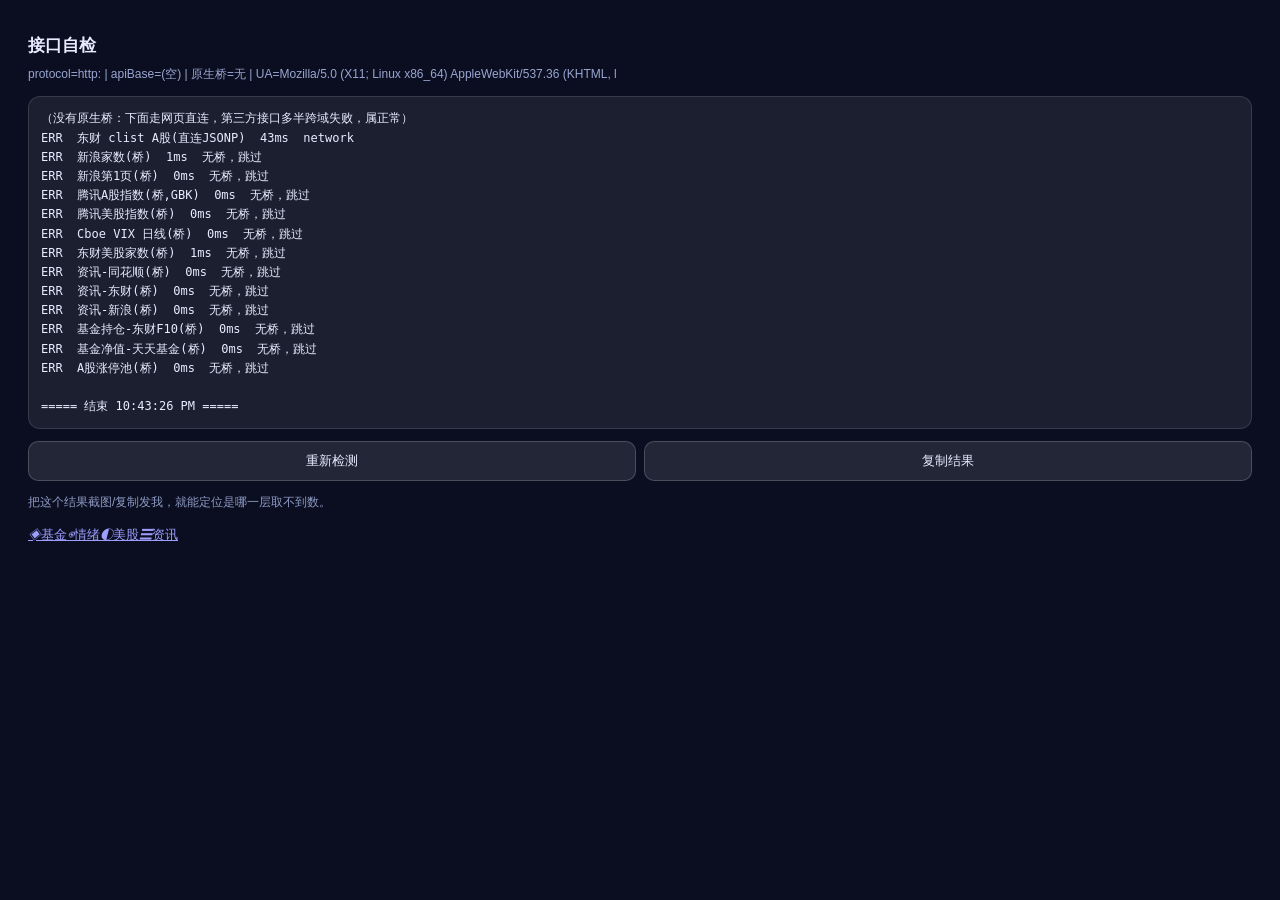
<file: web/diag.html>
<!DOCTYPE html>
<html lang="zh-CN">
<head>
<meta charset="utf-8">
<meta name="viewport" content="width=device-width, initial-scale=1, viewport-fit=cover">
<meta name="theme-color" content="#0a0e20">
<title>接口自检</title>
<style>
:root{color-scheme:dark}
html,body{margin:0;background:#0a0e20;color:#e9ecff;
  font:13px/1.6 -apple-system,BlinkMacSystemFont,"PingFang SC",sans-serif;
  padding:calc(16px + env(safe-area-inset-top)) 14px calc(28px + env(safe-area-inset-bottom))}
h1{font-size:17px;margin:0 0 6px}
.env{color:#9aa6d0;font-size:12px;margin:0 0 12px;word-break:break-all}
pre{white-space:pre-wrap;word-break:break-all;background:rgb(255 255 255 / 7%);
  border:1px solid rgb(255 255 255 / 12%);border-radius:12px;padding:12px;margin:0;font-size:12px}
.bar{display:flex;gap:8px;margin:12px 0}
button{flex:1;padding:10px;border-radius:10px;border:1px solid rgb(255 255 255 / 18%);
  background:rgb(255 255 255 / 10%);color:#e9ecff;font-size:13px}
.tip{color:#8f9bc4;font-size:12px;margin-top:10px}
</style>
</head>
<body>
<h1>接口自检</h1>
<p class="env" id="env">准备中…</p>
<pre id="out">开始…</pre>
<div class="bar">
  <button id="again">重新检测</button>
  <button id="copy">复制结果</button>
</div>
<p class="tip">把这个结果截图/复制发我，就能定位是哪一层取不到数。</p>
<script src="diag.js"></script>
<script src="tabbar.js"></script>
</body>
</html>
</file>
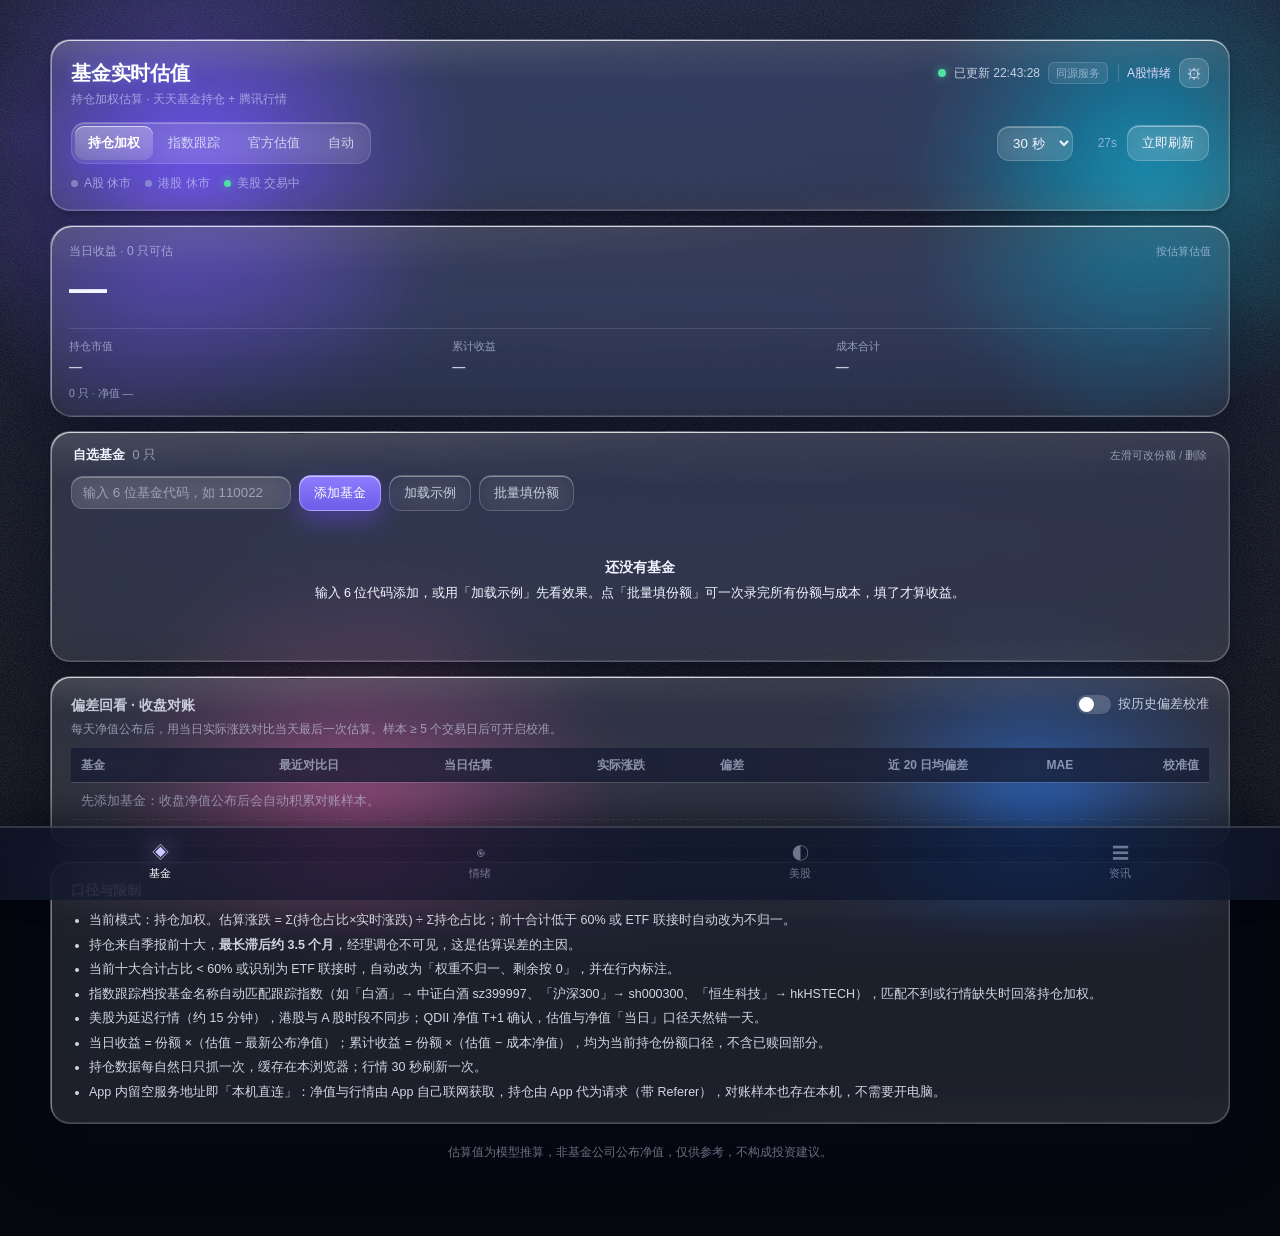
<file: web/fund.html>
<!DOCTYPE html>
<html lang="zh-CN">
<head>
<meta charset="utf-8">
<meta name="viewport" content="width=device-width, initial-scale=1, viewport-fit=cover">
<title>基金实时估值 · 盈亏看板</title>
<meta name="theme-color" content="#0a0e20">
<meta name="apple-mobile-web-app-capable" content="yes">
<meta name="apple-mobile-web-app-status-bar-style" content="black-translucent">
<meta name="apple-mobile-web-app-title" content="基金估值">
<link rel="manifest" href="manifest.fund.webmanifest">
<link rel="apple-touch-icon" href="icon-180.png">
<link rel="icon" href="icon-192.png">
<link rel="stylesheet" href="fund.css">
<link rel="stylesheet" href="tabbar.css">
</head>
<body>

<!-- 液态玻璃底层：深色流体背景 + 缓慢漂移的色团，玻璃卡片在后面做 backdrop-filter -->
<div class="lg-stage" aria-hidden="true">
  <div class="lg-blob lg-b1"></div>
  <div class="lg-blob lg-b2"></div>
  <div class="lg-blob lg-b3"></div>
  <div class="lg-blob lg-b4"></div>
  <div class="lg-grain"></div>
</div>

<!-- 折射滤镜：feTurbulence 生成噪声，feDisplacementMap 按噪声位移，形成液体的光学扭曲 -->
<svg class="lg-defs" width="0" height="0" aria-hidden="true" focusable="false">
  <filter id="lg-refract" x="-25%" y="-25%" width="150%" height="150%" color-interpolation-filters="sRGB">
    <feTurbulence type="fractalNoise" baseFrequency="0.006 0.010" numOctaves="2" seed="9" result="noise"/>
    <feDisplacementMap in="SourceGraphic" in2="noise" scale="16" xChannelSelector="R" yChannelSelector="G"/>
  </filter>
  <filter id="lg-refract-soft" x="-25%" y="-25%" width="150%" height="150%" color-interpolation-filters="sRGB">
    <feTurbulence type="fractalNoise" baseFrequency="0.010 0.014" numOctaves="2" seed="3" result="noise"/>
    <feDisplacementMap in="SourceGraphic" in2="noise" scale="9" xChannelSelector="R" yChannelSelector="G"/>
  </filter>
  <filter id="lg-wobble" x="-20%" y="-20%" width="140%" height="140%" color-interpolation-filters="sRGB">
    <feTurbulence type="fractalNoise" baseFrequency="0.004 0.007" numOctaves="3" seed="4" result="n"/>
    <feDisplacementMap in="SourceGraphic" in2="n" scale="60" xChannelSelector="R" yChannelSelector="B"/>
  </filter>
</svg>

<div class="wrap">

  <div class="banner" id="fileBanner" hidden>
    打开方式不对：网页版请用电脑上的服务地址访问；离线 App 请用安装好的「基金估值」App 打开。
  </div>

  <header class="card head">
    <div class="head-top">
      <div>
        <h1>基金实时估值</h1>
        <p class="sub">持仓加权估算 · 天天基金持仓 + 腾讯行情</p>
      </div>
      <div class="status">
        <span class="dot" id="statusDot"></span>
        <span id="statusText">连接中…</span>
        <span class="api-tag" id="apiTag"></span>
        <a class="link" href="#" id="toSenti">A股情绪</a>
        <button class="iconbtn" id="svcBtn" type="button" aria-label="数据服务地址">⚙</button>
      </div>
    </div>

    <div class="bar">
      <div class="seg" id="modeSeg" role="tablist">
        <button data-mode="weighted" class="on">持仓加权</button>
        <button data-mode="index">指数跟踪</button>
        <button data-mode="official">官方估值</button>
        <button data-mode="auto">自动</button>
      </div>
      <span class="spacer"></span>
      <select id="intervalSel" aria-label="刷新间隔">
        <option value="15">15 秒</option>
        <option value="30" selected>30 秒</option>
        <option value="60">60 秒</option>
      </select>
      <span class="countdown" id="countdown">30s</span>
      <button class="btn" id="refreshBtn">立即刷新</button>
    </div>
    <div class="mkt" id="mktRow"></div>
  </header>

  <div class="summary" id="summary"></div>
  <div class="groups" id="groupBar" hidden></div>

  <section class="card table-card">
    <div class="listbar">
      <span class="lb-title">自选基金 <span id="fundCount" class="dim"></span></span>
      <span class="lb-hint">左滑可改份额 / 删除</span>
    </div>

    <div class="addbar">
      <input id="addInput" type="text" inputmode="numeric" maxlength="6"
             placeholder="输入 6 位基金代码，如 110022" spellcheck="false">
      <button class="btn primary" id="addBtn">添加基金</button>
      <button class="btn ghost" id="demoBtn">加载示例</button>
      <button class="btn ghost" id="bulkBtn">批量填份额</button>
      <span class="hint" id="addHint"></span>
    </div>

    <div class="fundList" id="fundBody"></div>
    <div class="empty" id="emptyState">
      <p><strong>还没有基金</strong></p>
      <p class="dim">输入 6 位代码添加，或用「加载示例」先看效果。点「批量填份额」可一次录完所有份额与成本，填了才算收益。</p>
    </div>
  </section>

  <section class="card dev" id="devCard">
    <div class="dev-head">
      <div>
        <h2>偏差回看 · 收盘对账</h2>
        <p class="hint">每天净值公布后，用当日实际涨跌对比当天最后一次估算。样本 ≥ 5 个交易日后可开启校准。</p>
      </div>
      <label class="switch"><input type="checkbox" id="calibToggle"><span>按历史偏差校准</span></label>
    </div>
    <div class="tbl-scroll">
      <table class="devs">
        <thead>
          <tr>
            <th class="c-name">基金</th>
            <th>最近对比日</th>
            <th>当日估算</th>
            <th>实际涨跌</th>
            <th>偏差</th>
            <th>近 20 日均偏差</th>
            <th>MAE</th>
            <th>校准值</th>
          </tr>
        </thead>
        <tbody id="devBody"></tbody>
      </table>
    </div>
    <p class="hint" id="devFoot"></p>
  </section>

  <section class="card notes">
    <h2>口径与限制</h2>
    <ul>
      <li id="noteMode">当前模式：持仓加权。估算涨跌 = Σ(持仓占比×实时涨跌) ÷ Σ持仓占比。</li>
      <li>持仓来自季报前十大，<strong>最长滞后约 3.5 个月</strong>，经理调仓不可见，这是估算误差的主因。</li>
      <li>当前十大合计占比 &lt; 60% 或识别为 ETF 联接时，自动改为「权重不归一、剩余按 0」，并在行内标注。</li>
      <li>指数跟踪档按基金名称自动匹配跟踪指数（如「白酒」→ 中证白酒 sz399997、「沪深300」→ sh000300、「恒生科技」→ hkHSTECH），匹配不到或行情缺失时回落持仓加权。</li>
      <li>美股为延迟行情（约 15 分钟），港股与 A 股时段不同步；QDII 净值 T+1 确认，估值与净值「当日」口径天然错一天。</li>
      <li>当日收益 = 份额 ×（估值 − 最新公布净值）；累计收益 = 份额 ×（估值 − 成本净值），均为当前持仓份额口径，不含已赎回部分。</li>
      <li>持仓数据每自然日只抓一次，缓存在本浏览器；行情 30 秒刷新一次。</li>
      <li>App 内留空服务地址即「本机直连」：净值与行情由 App 自己联网获取，持仓由 App 代为请求（带 Referer），对账样本也存在本机，不需要开电脑。</li>
    </ul>
  </section>

  <p class="foot">估算值为模型推算，非基金公司公布净值，仅供参考，不构成投资建议。</p>
</div>

<div class="modal" id="editModal" hidden>
  <div class="modal-box">
    <h3 id="modalTitle">编辑持仓</h3>
    <div class="field"><label>持有份额</label><input id="inShares" type="number" step="0.01" min="0" placeholder="0"></div>
    <div class="field"><label>成本净值（元）</label><input id="inCost" type="number" step="0.0001" min="0" placeholder="买入均价"></div>
    <div class="field"><label>分组（账户 / 组合）</label>
      <input id="inAccount" type="text" list="groupList" placeholder="如 券商A / 长期持有，留空=未分组" spellcheck="false"></div>
    <div class="field"><label>跟踪指数（指数跟踪模式用）</label>
      <input id="inIndex" type="text" placeholder="留空自动匹配，可填 sh000300 / sz399997 / hkHSI" spellcheck="false"></div>
    <p class="hint" id="inIndexTip"></p>
    <div class="modal-acts">
      <button class="btn" id="modalCancel">取消</button>
      <button class="btn primary" id="modalSave">保存</button>
    </div>
  </div>
</div>

<div class="modal" id="bulkModal" hidden>
  <div class="modal-box wide">
    <h3>填写份额与成本</h3>
    <p class="hint" style="margin:0 0 10px">份额按当前持仓填；成本净值填买入均价，留空则只算当日收益、不算累计收益。分组用来自动分开各账户/组合的汇总。</p>
    <div class="bulk-scroll">
      <table class="bulk">
        <thead><tr><th>基金</th><th>持有份额</th><th>成本净值</th><th>分组</th></tr></thead>
        <tbody id="bulkBody"></tbody>
      </table>
    </div>
    <div class="modal-acts">
      <button class="btn" id="bulkCancel">取消</button>
      <button class="btn primary" id="bulkSave">保存</button>
    </div>
  </div>
</div>

<datalist id="groupList"></datalist>

<script src="fund_direct.js"></script>
<script src="fund.js"></script>
<script src="tabbar.js"></script>
</body>
</html>
</file>
<file: web/fund.css>
:root{
  --bg:#f4f5fa;
  --card:#ffffff;
  --ink:#1c1f2a;
  --ink-2:#5b6172;
  --ink-3:#8b91a3;
  --line:#e7e9f2;
  --accent:#6c5ce7;
  --accent-2:#8f7bff;
  --up:#d93a3a;
  --down:#0f9d58;
  --warn:#d98a00;
  --radius:16px;
  --shadow:0 1px 2px rgba(20,22,40,.04), 0 8px 24px rgba(20,22,40,.06);
}
*{box-sizing:border-box}
html,body{margin:0;padding:0}
body{
  background:var(--bg);
  color:var(--ink);
  font:14px/1.5 -apple-system,BlinkMacSystemFont,"Segoe UI","PingFang SC","Microsoft YaHei",sans-serif;
  -webkit-font-smoothing:antialiased;
  padding:calc(18px + env(safe-area-inset-top)) 14px 40px;
}
.wrap{max-width:1180px;margin:0 auto;display:flex;flex-direction:column;gap:14px}
/* 页面内唯一的「数据服务地址」入口（系统导航栏已隐藏） */
.iconbtn{
  width:30px;height:30px;display:inline-flex;align-items:center;justify-content:center;
  border:1px solid rgb(255 255 255 / 22%);border-radius:10px;
  background:rgb(255 255 255 / 10%);color:#e9ecff;font-size:15px;line-height:1;cursor:pointer;
  -webkit-backdrop-filter:blur(14px);backdrop-filter:blur(14px);
  -webkit-tap-highlight-color:transparent;transition:transform .18s,background .18s;
}
.iconbtn:active{transform:scale(.94);background:rgb(255 255 255 / 18%)}
.card{background:var(--card);border-radius:var(--radius);box-shadow:var(--shadow);padding:16px 18px}
h1{font-size:20px;margin:0;letter-spacing:-.2px}
h2{font-size:14px;margin:0 0 8px;color:var(--ink-2);font-weight:600}
.sub{margin:2px 0 0;color:var(--ink-3);font-size:12px}

.head-top{display:flex;align-items:flex-start;justify-content:space-between;gap:12px;flex-wrap:wrap}
.status{display:flex;align-items:center;gap:8px;font-size:12px;color:var(--ink-2)}
.dot{width:8px;height:8px;border-radius:50%;background:#c9ccd8;display:inline-block}
.dot.ok{background:var(--down)}
.dot.bad{background:var(--up)}
.dot.warn{background:var(--warn)}
.link{color:var(--accent);text-decoration:none;border-left:1px solid var(--line);padding-left:8px;margin-left:2px}
.api-tag{
  font-size:11px;color:var(--ink-3);background:#f0f1f8;border-radius:6px;padding:2px 7px;
  font-variant-numeric:tabular-nums;
}
.api-tag.bad{color:#b32c2c;background:#fdeaea}
.banner{
  background:#fff4e0;border:1px solid #f6e0b8;color:#8a5a00;border-radius:12px;
  padding:10px 14px;font-size:12.5px;line-height:1.6;
}
.banner a{color:#a8690a;font-weight:600}
.banner[hidden]{display:none}

.bar{display:flex;align-items:center;gap:10px;flex-wrap:wrap;margin-top:14px}
.spacer{flex:1}
.seg{display:inline-flex;background:#eef0f7;border-radius:12px;padding:3px;gap:2px}
.seg button{
  border:0;background:transparent;color:var(--ink-2);font:13px/1 inherit;
  padding:8px 13px;border-radius:9px;cursor:pointer;transition:.18s;
}
.seg button:hover{color:var(--ink)}
.seg button.on{background:#fff;color:var(--accent);font-weight:600;box-shadow:0 1px 3px rgba(20,22,40,.1)}
select,input[type=text],input[type=number]{
  border:1px solid var(--line);background:#fff;border-radius:10px;padding:8px 11px;
  font:13px/1.4 inherit;color:var(--ink);outline:none;
}
select:focus,input:focus{border-color:var(--accent-2);box-shadow:0 0 0 3px rgba(108,92,231,.12)}
.btn{
  border:1px solid var(--line);background:#fff;border-radius:10px;padding:8px 14px;
  font:13px/1.2 inherit;color:var(--ink);cursor:pointer;transition:.16s;white-space:nowrap;
}
.btn:hover{border-color:#d9dcea;background:#fafaff}
.btn.primary{background:var(--accent);border-color:var(--accent);color:#fff}
.btn.primary:hover{background:#5e4fd8}
.btn.ghost{background:transparent;color:var(--ink-2)}
.countdown{font-variant-numeric:tabular-nums;color:var(--ink-3);font-size:12px;min-width:34px;text-align:right}

.addbar{display:flex;align-items:center;gap:8px;flex-wrap:wrap;margin-top:12px}
.addbar input{width:220px}
.hint{color:var(--ink-3);font-size:12px}
.mkt{display:flex;gap:14px;flex-wrap:wrap;margin-top:10px;font-size:12px;color:var(--ink-3)}
.mkt span{display:inline-flex;align-items:center;gap:6px}
.mkt i{width:7px;height:7px;border-radius:50%;background:#cfd3e0;display:inline-block}
.mkt i.on{background:var(--down)}

.summary{display:grid;grid-template-columns:repeat(4,1fr);gap:12px}
.stat{background:var(--card);border-radius:14px;box-shadow:var(--shadow);padding:13px 16px}
.stat .k{font-size:12px;color:var(--ink-3)}
.stat .v{font-size:19px;font-weight:650;font-variant-numeric:tabular-nums;margin-top:3px;letter-spacing:-.3px}
.stat .s{font-size:11px;color:var(--ink-3);margin-top:2px}

.table-card{padding:6px 6px 10px}
.tbl-scroll{overflow-x:auto}
table.funds{width:100%;border-collapse:collapse;font-variant-numeric:tabular-nums}
thead th{
  font-size:12px;font-weight:600;color:var(--ink-3);text-align:right;
  padding:10px 12px;border-bottom:1px solid var(--line);white-space:nowrap;
  position:sticky;top:0;background:var(--card);
}
thead th.c-name{text-align:left}
tbody tr.row{cursor:pointer;transition:background .15s}
tbody tr.row:hover{background:#fafbff}
tbody tr.row.open{background:#f6f5ff}
td{padding:11px 12px;border-bottom:1px solid #f1f2f8;text-align:right;white-space:nowrap}
td.c-name{text-align:left;white-space:normal}
.name{font-weight:600;display:flex;align-items:center;gap:6px}
.code{color:var(--ink-3);font-size:12px;margin-top:2px}
.tag{
  font-size:10px;padding:1px 6px;border-radius:5px;background:#eef0f7;color:var(--ink-2);
  font-weight:500;letter-spacing:.2px;
}
.tag.link,.tag.etf,.tag.index{background:#ece9ff;color:#5540d0}
.tag.qdii{background:#e6f4ff;color:#0b6ea8}
.tag.bond,.tag.money{background:#eaf7ee;color:#1d7a45}
.nav-v{font-weight:600}
.nav-d{font-size:11px;color:var(--ink-3);margin-top:1px}
.pct{font-weight:650}
.up{color:var(--up)}
.down{color:var(--down)}
.flat{color:var(--ink-2)}
.money{font-weight:600}
.conf{display:flex;flex-direction:column;align-items:flex-end;gap:3px}
.badge{font-size:11px;padding:2px 7px;border-radius:6px;font-weight:600}
.badge.high{background:#e9f7ee;color:#1a7f45}
.badge.mid{background:#fff4e0;color:#a8690a}
.badge.low{background:#fdeaea;color:#b32c2c}
.conf small{color:var(--ink-3);font-size:10.5px}
td.c-act{width:52px;text-align:center}
.icon{
  border:0;background:transparent;cursor:pointer;color:var(--ink-3);font-size:13px;
  padding:4px 6px;border-radius:6px;
}
.icon:hover{background:#f0f1f8;color:var(--ink)}
.icon.del:hover{background:#fdeaea;color:var(--up)}

tr.detail td{background:#fbfbff;padding:0 12px 12px}
.detail-box{padding:10px 0 4px}
.detail-head{display:flex;justify-content:space-between;flex-wrap:wrap;gap:8px;font-size:12px;color:var(--ink-3);margin-bottom:6px}
table.holds{width:100%;max-width:none;border-collapse:collapse;font-size:12.5px}
table.holds th{text-align:right;color:var(--ink-3);font-weight:600;padding:6px 8px;border-bottom:1px solid var(--line)}
table.holds th:first-child,table.holds td:first-child{text-align:left}
table.holds th:nth-child(2),table.holds td:nth-child(2){width:96px}
table.holds th:nth-child(3),table.holds td:nth-child(3){width:104px}
table.holds th:nth-child(4),table.holds td:nth-child(4){width:112px}
table.holds th:nth-child(5),table.holds td:nth-child(5){width:104px}
table.holds td{padding:6px 8px;border-bottom:1px dashed #eef0f7}
table.holds tfoot td{border:0;color:var(--ink-2);font-size:12px;padding-top:8px}
.mini-sym{color:var(--ink-3);font-size:11px}
.susp{color:var(--warn);font-size:11px}
.note-line{font-size:11.5px;color:var(--warn);margin-top:6px}

.empty{padding:34px 18px;text-align:center}
.empty p{margin:0 0 6px}
.dim{color:var(--ink-3);font-size:12.5px}

.notes ul{margin:0;padding-left:18px;color:var(--ink-2);font-size:12.5px;line-height:1.8}
.notes li{margin-bottom:2px}
.foot{text-align:center;color:var(--ink-3);font-size:11.5px;margin:6px 0 0}

.modal{position:fixed;inset:0;background:rgba(20,22,40,.34);display:flex;align-items:center;justify-content:center;z-index:50;padding:20px}.modal[hidden]{display:none}
.modal-box{background:#fff;border-radius:16px;padding:20px;width:min(420px,100%);box-shadow:0 20px 60px rgba(20,22,40,.24)}
.modal-box h3{margin:0 0 14px;font-size:15px}
.field{display:flex;flex-direction:column;gap:5px;margin-bottom:12px}
.field label{font-size:12px;color:var(--ink-2)}
.modal-acts{display:flex;justify-content:flex-end;gap:8px;margin-top:6px}

.toast{
  position:fixed;left:50%;bottom:26px;transform:translateX(-50%);
  background:rgba(28,31,42,.92);color:#fff;padding:9px 16px;border-radius:10px;
  font-size:12.5px;z-index:60;opacity:0;transition:opacity .2s;pointer-events:none;
}
.toast.show{opacity:1}

@media (max-width:820px){
  .summary{grid-template-columns:repeat(2,1fr)}
  .head-top{flex-direction:column}
  .bar{gap:8px}
  .seg button{padding:7px 9px;font-size:12px}
  thead th.c-nav,td.c-nav{display:none}
  .addbar input{width:100%}
}

/* ---- 偏差回看 ---- */
.dev-head{display:flex;justify-content:space-between;align-items:flex-start;gap:12px;flex-wrap:wrap;margin-bottom:10px}
.dev-head h2{margin:0 0 4px}
.dev-head .hint{margin:0;max-width:640px}
.switch{display:inline-flex;align-items:center;gap:7px;font-size:12.5px;color:var(--ink-2);cursor:pointer;white-space:nowrap;user-select:none}
.switch input{
  appearance:none;-webkit-appearance:none;width:34px;height:19px;border-radius:99px;
  background:#dfe2ee;position:relative;cursor:pointer;transition:.18s;margin:0;flex:none;
}
.switch input:checked{background:var(--accent)}
.switch input::after{
  content:'';position:absolute;top:2px;left:2px;width:15px;height:15px;border-radius:50%;
  background:#fff;transition:.18s;box-shadow:0 1px 2px rgba(20,22,40,.2);
}
.switch input:checked::after{transform:translateX(15px)}
table.devs{width:100%;border-collapse:collapse;font-variant-numeric:tabular-nums;font-size:12.5px}
table.devs th{text-align:right;color:var(--ink-3);font-weight:600;padding:8px 10px;border-bottom:1px solid var(--line);white-space:nowrap}
table.devs th:first-child{text-align:left}
table.devs td{text-align:right;padding:9px 10px;border-bottom:1px dashed #eef0f7;white-space:nowrap}
table.devs td:first-child{text-align:left}
table.devs td.dim{color:var(--ink-3)}
table.devs .warnrow td{color:var(--ink-3)}
.calib-tag{font-size:10.5px;color:#5540d0;background:#ece9ff;border-radius:5px;padding:1px 5px;margin-left:6px}
#devFoot{margin:8px 0 0}

/* ---- 填写份额引导 / 批量弹窗 ---- */
.fill-link{
  border:0;background:transparent;padding:0;margin-left:4px;cursor:pointer;
  color:var(--accent);font:inherit;font-size:11px;text-decoration:underline;
}
.fill-link:hover{color:var(--accent-2)}
.stat .s .fill-link{font-size:11px}
/* 行内「填份额」小按钮：没填份额时替代当日金额 */
.fill-mini{
  border:1px dashed rgba(150,170,255,.5);background:rgba(150,170,255,.08);
  color:var(--accent);font:inherit;font-size:11px;line-height:1.4;
  padding:2px 9px;border-radius:9px;cursor:pointer;
}
.fill-mini:hover{color:#fff;border-color:var(--accent)}
.modal-box.wide{width:min(560px,100%)}
.bulk-scroll{max-height:52vh;overflow:auto;margin:0 -4px}
table.bulk{width:100%;border-collapse:collapse;font-size:13px}
table.bulk th{text-align:right;color:var(--ink-3);font-weight:600;font-size:12px;padding:6px 8px;border-bottom:1px solid var(--line)}
table.bulk th:first-child{text-align:left}
table.bulk td{padding:6px 8px;border-bottom:1px dashed #eef0f7}
table.bulk td.b-name{text-align:left;white-space:normal;max-width:250px}
.b-in{width:120px;text-align:right;font-variant-numeric:tabular-nums}
.nav-v,.pct,.money{font-variant-numeric:tabular-nums}

/* ---- 分组条 ---- */
.groups{display:flex;gap:8px;overflow-x:auto;padding:2px 2px 0;scrollbar-width:none}
.groups::-webkit-scrollbar{display:none}
.groups[hidden]{display:none}
.chip{
  display:inline-flex;align-items:center;gap:8px;white-space:nowrap;
  border:1px solid var(--line);background:#fff;border-radius:999px;
  padding:6px 13px;font:12.5px/1 inherit;color:var(--ink);cursor:pointer;
  box-shadow:0 1px 2px rgba(20,22,40,.04);transition:.16s;
}
.chip:hover{border-color:#d9dcea;background:#fafaff}
.chip.on{background:var(--accent);border-color:var(--accent);color:#fff;box-shadow:0 2px 8px rgba(108,92,231,.28)}
.chip em{font-style:normal;font-size:10.5px;opacity:.62}
.chip span{font-variant-numeric:tabular-nums;font-size:11.5px;font-weight:600;opacity:.9}
.chip.on span,.chip.on em{opacity:.92}

.gbadge{
  display:inline-block;margin-left:6px;padding:0 5px;border-radius:4px;
  background:#f0f1f8;color:var(--ink-2);font-size:10.5px;
}
.errow{display:flex;align-items:center;gap:6px;margin-top:3px;font-size:11px;color:#b32c2c}
.retry{
  border:0;background:transparent;padding:0;cursor:pointer;color:var(--accent);
  font:inherit;font-size:11px;text-decoration:underline;
}
.retry:hover{color:var(--accent-2)}
.b-in.b-acct{width:130px;text-align:left}



/* ============================================================
   Liquid Glass 主题层（覆盖在上面的浅色基础样式之上）
   结构不动：只换表面材质、配色与光效
   ============================================================ */
:root{
  --lg-blur:28px;
  --bg:#070b1a;
  --card:rgb(255 255 255 / 10%);
  --ink:#f3f6ff;
  --ink-2:rgb(236 241 255 / 80%);
  --ink-3:rgb(219 228 255 / 58%);
  --line:rgb(255 255 255 / 16%);
  --accent:#b4a5ff;
  --accent-2:#e0daff;
  --up:#ff7d93;
  --down:#4fe0a6;
  --warn:#ffc46b;
  --radius:20px;
  --shadow:0 24px 60px rgb(4 8 24 / 42%), 0 2px 6px rgb(4 8 24 / 26%);
  /* 玻璃“厚度”：上沿一道亮线 + 四边内壁高光，等价于用户给的 inset 1px 1px #fff8 的增强版 */
  --lg-rim:inset 0 1px 0 rgb(255 255 255 / 62%), inset 1px 1px 0 rgb(255 255 255 / 45%),
           inset 0 -1px 0 rgb(255 255 255 / 12%), inset -1px 0 0 rgb(255 255 255 / 10%);
}

html{background:#060a16}
body{
  background:
    radial-gradient(130% 100% at 50% -20%, #16203f 0%, #0b1128 42%, #05070f 100%);
  color:var(--ink);
  min-height:100vh;
  position:relative;
}
::selection{background:rgb(150 130 255 / 38%)}

/* ---- 底层流体 ---- */
.lg-stage{position:fixed;inset:0;z-index:0;overflow:hidden;pointer-events:none}
.lg-blob{
  position:absolute;border-radius:50%;opacity:.85;
  filter:url(#lg-wobble);
  will-change:transform;
}
.lg-b1{width:46vmax;height:46vmax;left:-8vmax;top:-10vmax;
  background:radial-gradient(circle at 50% 50%, rgb(124 92 255 / 72%), rgb(124 92 255 / 26%) 38%, transparent 66%);
  animation:lg-drift1 42s ease-in-out infinite alternate}
.lg-b2{width:40vmax;height:40vmax;right:-10vmax;top:-6vmax;
  background:radial-gradient(circle at 50% 50%, rgb(34 211 238 / 58%), rgb(34 211 238 / 20%) 40%, transparent 68%);
  animation:lg-drift2 52s ease-in-out infinite alternate}
.lg-b3{width:44vmax;height:44vmax;left:6vmax;bottom:-18vmax;
  background:radial-gradient(circle at 50% 50%, rgb(244 114 182 / 52%), rgb(244 114 182 / 18%) 40%, transparent 70%);
  animation:lg-drift3 60s ease-in-out infinite alternate}
.lg-b4{width:34vmax;height:34vmax;right:2vmax;bottom:-12vmax;
  background:radial-gradient(circle at 50% 50%, rgb(59 130 246 / 58%), rgb(59 130 246 / 18%) 42%, transparent 70%);
  animation:lg-drift1 48s ease-in-out infinite alternate-reverse}
@keyframes lg-drift1{from{transform:translate3d(0,0,0) scale(1)}to{transform:translate3d(4vmax,3vmax,0) scale(1.08)}}
@keyframes lg-drift2{from{transform:translate3d(0,0,0) scale(1.04)}to{transform:translate3d(-5vmax,4vmax,0) scale(.96)}}
@keyframes lg-drift3{from{transform:translate3d(0,0,0) scale(.98)}to{transform:translate3d(6vmax,-4vmax,0) scale(1.1)}}
.lg-grain{
  position:absolute;inset:0;opacity:.4;mix-blend-mode:overlay;
  background-image:url("data:image/svg+xml;utf8,<svg xmlns='http://www.w3.org/2000/svg' width='240' height='240'><filter id='n'><feTurbulence type='fractalNoise' baseFrequency='0.85' numOctaves='2' stitchTiles='stitch'/></filter><rect width='240' height='240' filter='url(%23n)' opacity='.55'/></svg>");
  background-size:240px 240px;
}

.wrap{position:relative;z-index:1}

/* ---- 玻璃卡片 ---- */
.card{
  position:relative;
  background:var(--card);
  -webkit-backdrop-filter:blur(28px) saturate(170%);
  backdrop-filter:blur(28px) saturate(170%);
  border:1px solid rgb(255 255 255 / 20%);
  border-radius:var(--radius);
  box-shadow:var(--lg-rim), 0 24px 60px rgb(4 8 24 / 42%), 0 2px 6px rgb(4 8 24 / 24%);
  color:var(--ink);
  padding:18px 20px;
  isolation:isolate;
}
/* 折射光斑：渐变条纹过一遍 feDisplacementMap，光在玻璃里弯着走 */
.card::before{
  content:"";position:absolute;inset:0;border-radius:inherit;pointer-events:none;z-index:-1;
  background:
    radial-gradient(135% 100% at 6% -32%, rgb(255 255 255 / 30%), rgb(255 255 255 / 0) 52%),
    radial-gradient(90% 55% at 96% 118%, rgb(255 255 255 / 10%), rgb(255 255 255 / 0) 60%),
    linear-gradient(180deg, rgb(255 255 255 / 13%), rgb(255 255 255 / 0) 22%);
  filter:url(#lg-refract-soft);
  opacity:.5;
  mix-blend-mode:screen;
}
.card > *{position:relative}

.stat{
  position:relative;
  background:var(--card);
  -webkit-backdrop-filter:blur(24px) saturate(170%);
  backdrop-filter:blur(24px) saturate(170%);
  border:1px solid rgb(255 255 255 / 18%);
  border-radius:18px;
  box-shadow:var(--lg-rim), 0 18px 40px rgb(4 8 24 / 34%);
  padding:14px 16px;
}
.stat .k{color:var(--ink-3)}
.stat .v{color:var(--ink);font-weight:650}
.stat .s{color:var(--ink-3)}

h1{font-size:20px;letter-spacing:-.2px;color:#fff;text-shadow:0 1px 12px rgb(120 140 255 / 45%)}
h2{color:var(--ink-2)}
.sub{color:var(--ink-3)}

/* ---- 状态灯 / 标签 ---- */
.dot{background:rgb(160 172 210 / 70%);box-shadow:0 0 0 3px rgb(255 255 255 / 6%)}
.dot.ok{background:var(--down);box-shadow:0 0 10px rgb(79 224 166 / 65%)}
.dot.bad{background:var(--up);box-shadow:0 0 10px rgb(255 125 147 / 60%)}
.dot.warn{background:var(--warn);box-shadow:0 0 10px rgb(255 196 107 / 55%)}
.link{color:var(--accent-2);border-left-color:var(--line)}
.api-tag{color:var(--ink-3);background:rgb(255 255 255 / 8%);border:1px solid rgb(255 255 255 / 14%)}
.api-tag.bad{color:#ffc0c8;background:rgb(255 90 110 / 16%);border-color:rgb(255 120 140 / 32%)}
.banner{
  background:rgb(255 190 100 / 12%);border:1px solid rgb(255 190 100 / 32%);color:#ffdca4;
  -webkit-backdrop-filter:blur(16px);backdrop-filter:blur(16px);
  border-radius:14px;
}
.banner a{color:#ffe7bd}

/* ---- 分段控件 ---- */
.seg{
  background:rgb(255 255 255 / 8%);
  border:1px solid rgb(255 255 255 / 14%);
  border-radius:14px;
  -webkit-backdrop-filter:blur(14px);backdrop-filter:blur(14px);
  box-shadow:inset 0 1px 0 rgb(255 255 255 / 28%);
}
.seg button{color:var(--ink-2)}
.seg button:hover{color:#fff}
.seg button.on{
  background:linear-gradient(180deg, rgb(255 255 255 / 26%), rgb(255 255 255 / 10%));
  color:#fff;
  box-shadow:inset 0 1px 0 rgb(255 255 255 / 62%), 0 8px 20px rgb(96 76 220 / 40%);
}

/* ---- 输入 / 按钮 ---- */
select,input[type=text],input[type=number]{
  background:rgb(255 255 255 / 10%);
  border:1px solid rgb(255 255 255 / 18%);
  border-radius:12px;
  color:var(--ink);
  box-shadow:inset 0 1px 0 rgb(255 255 255 / 30%);
  -webkit-backdrop-filter:blur(12px);backdrop-filter:blur(12px);
}
select:focus,input:focus{border-color:rgb(180 165 255 / 70%);box-shadow:0 0 0 3px rgb(140 120 255 / 22%), inset 0 1px 0 rgb(255 255 255 / 34%)}
input::placeholder{color:rgb(232 238 255 / 50%)}
select option{background:#141a34;color:#eef2ff}
.btn{
  background:rgb(255 255 255 / 10%);
  border:1px solid rgb(255 255 255 / 20%);
  border-radius:12px;
  color:var(--ink);
  box-shadow:inset 0 1px 0 rgb(255 255 255 / 40%);
  -webkit-backdrop-filter:blur(12px);backdrop-filter:blur(12px);
}
.btn:hover{background:rgb(255 255 255 / 17%);border-color:rgb(255 255 255 / 30%)}
.btn.primary{
  background:linear-gradient(180deg,#8f7dff,#6c5ce7);
  border-color:rgb(255 255 255 / 30%);
  color:#fff;
  box-shadow:inset 0 1px 0 rgb(255 255 255 / 55%), 0 10px 26px rgb(100 80 230 / 48%);
}
.btn.primary:hover{background:linear-gradient(180deg,#9b8bff,#7666ec)}
.btn.ghost{background:transparent;color:var(--ink-2)}
.countdown{color:var(--ink-3)}
.hint{color:var(--ink-3)}
.mkt{color:var(--ink-3)}
.mkt i{background:rgb(160 172 210 / 60%)}
.mkt i.on{background:var(--down);box-shadow:0 0 8px rgb(79 224 166 / 55%)}

/* ---- 表格 ---- */
.thead-fix,thead th{
  color:var(--ink-3);
  background:rgb(18 24 48 / 72%);
  border-bottom:1px solid rgb(255 255 255 / 14%);
  -webkit-backdrop-filter:blur(16px) saturate(160%);backdrop-filter:blur(16px) saturate(160%);
}
tbody tr.row:hover{background:rgb(255 255 255 / 8%)}
tbody tr.row.open{background:rgb(150 130 255 / 13%)}
td{border-bottom:1px solid rgb(255 255 255 / 9%)}
.name{color:var(--ink)}
.code{color:var(--ink-3)}
.tag{background:rgb(255 255 255 / 10%);color:var(--ink-2)}
.tag.link,.tag.etf,.tag.index{background:rgb(150 130 255 / 20%);color:#d6ccff}
.tag.qdii{background:rgb(56 180 255 / 18%);color:#a8e2ff}
.tag.bond,.tag.money{background:rgb(79 224 166 / 16%);color:#a6f0cd}
.nav-v{color:var(--ink)}
.nav-d{color:var(--ink-3)}
.flat{color:var(--ink-2)}
.badge{background:rgb(255 255 255 / 10%);color:var(--ink-2)}
.badge.high{background:rgb(79 224 166 / 18%);color:#8ff0c4}
.badge.mid{background:rgb(255 196 107 / 18%);color:#ffd79a}
.badge.low{background:rgb(255 125 147 / 18%);color:#ffb3c0}
.icon{color:var(--ink-3)}
.icon:hover{background:rgb(255 255 255 / 12%);color:#fff}
.icon.del:hover{background:rgb(255 125 147 / 18%);color:var(--up)}
tr.detail td{background:rgb(255 255 255 / 4%)}
table.holds th,table.devs th,table.bulk th{color:var(--ink-3);border-bottom-color:rgb(255 255 255 / 14%)}
table.holds td,table.devs td,table.bulk td{border-bottom:1px dashed rgb(255 255 255 / 10%)}
table.holds tfoot td{color:var(--ink-2)}
.mini-sym{color:var(--ink-3)}
.susp{color:var(--warn)}
.note-line{color:var(--warn)}
.detail-head{color:var(--ink-3)}

/* ---- 空态 / 说明 ---- */
.empty p{color:var(--ink)}
.dim{color:var(--ink-3)}
.notes ul{color:var(--ink-2)}
.notes li{color:rgb(240 244 255 / 86%)}
.foot{color:var(--ink-3)}

/* ---- 分组条 ---- */
.chip{
  background:rgb(255 255 255 / 9%);
  border:1px solid rgb(255 255 255 / 16%);
  color:var(--ink);
  border-radius:999px;
  box-shadow:inset 0 1px 0 rgb(255 255 255 / 32%);
  -webkit-backdrop-filter:blur(12px);backdrop-filter:blur(12px);
}
.chip:hover{background:rgb(255 255 255 / 15%);border-color:rgb(255 255 255 / 26%)}
.chip.on{
  background:linear-gradient(180deg,#8f7dff,#6c5ce7);
  border-color:rgb(255 255 255 / 34%);
  color:#fff;
  box-shadow:inset 0 1px 0 rgb(255 255 255 / 50%), 0 10px 24px rgb(100 80 230 / 42%);
}
.gbadge{background:rgb(255 255 255 / 10%);color:var(--ink-2)}
.errow{color:#ffa8b6}
.retry,.fill-link{color:var(--accent-2)}
.retry:hover,.fill-link:hover{color:#fff}

/* ---- 弹窗 ---- */
.modal{background:rgb(3 6 18 / 55%);-webkit-backdrop-filter:blur(14px);backdrop-filter:blur(14px)}
.modal-box{
  background:rgb(30 36 68 / 46%);
  -webkit-backdrop-filter:blur(40px) saturate(165%);
  backdrop-filter:blur(40px) saturate(165%);
  border:1px solid rgb(255 255 255 / 22%);
  border-radius:22px;
  box-shadow:var(--lg-rim), 0 40px 90px rgb(2 5 16 / 60%);
  color:var(--ink);
}
.modal-box h3{color:#fff}
.field label{color:var(--ink-2)}
.toast{background:rgb(22 28 54 / 82%);-webkit-backdrop-filter:blur(18px) saturate(170%);backdrop-filter:blur(18px) saturate(170%);border:1px solid rgb(255 255 255 / 18%);box-shadow:0 18px 40px rgb(3 6 18 / 45%);color:#fff}
.switch{color:var(--ink-2)}
.switch input{background:rgb(255 255 255 / 18%)}
.switch input:checked{background:linear-gradient(180deg,#8f7dff,#6c5ce7)}
.calib-tag{background:rgb(150 130 255 / 22%);color:#d9d1ff}
#devFoot{color:var(--ink-3)}
table.devs .warnrow td{color:var(--ink-3)}

/* 移动端省电：关掉色团的位移滤镜，只留渐变 */
@media (max-width:820px){
  .lg-blob{filter:none;opacity:.7}
  table.funds{min-width:660px}
  .tag{white-space:nowrap;flex:0 0 auto}
  .countdown{display:none}
  .bar{gap:8px}
  .addbar input{width:auto;flex:1}
  .summary{gap:10px}
  .card{-webkit-backdrop-filter:blur(22px) saturate(160%);backdrop-filter:blur(22px) saturate(160%)}
  /* 窄屏：卡片和统计格允许收缩，表格自己横向滚，别把整页顶宽 */
  .wrap{min-width:0}
  .card,.stat,.summary{min-width:0;max-width:100%}
  .tbl-scroll{max-width:100%}
  .bar{min-width:0}
  .bar > *{min-width:0}
  .seg{width:100%;display:flex}
  .seg button{flex:1 1 0;padding:7px 6px;font-size:12px;white-space:nowrap}
  .spacer{display:none}
  .bar{flex-wrap:wrap}
  .addbar input{flex:1 1 100%}
  select{padding:7px 9px;font-size:12.5px}
  .btn{padding:7px 11px}
}
@media (prefers-reduced-motion:reduce){
  .lg-blob{animation:none}
}

/* ============================================================
   四 Tab 版：首页当日收益大卡 + 卡片行 + 左滑动作条
   （追加层：只作用于新结构，不动上面的表格样式）
   ============================================================ */
.summary{display:block}

.daycard{
  position:relative;border-radius:22px;padding:16px 18px 14px;
  background:linear-gradient(180deg, rgb(255 255 255 / 14%), rgb(255 255 255 / 7%));
  border:1px solid rgb(255 255 255 / 20%);
  -webkit-backdrop-filter:blur(28px) saturate(175%);backdrop-filter:blur(28px) saturate(175%);
  box-shadow:var(--lg-rim), 0 26px 60px rgb(4 8 24 / 45%);
  overflow:hidden;isolation:isolate;
}
.daycard::before{
  content:"";position:absolute;inset:0;border-radius:inherit;pointer-events:none;z-index:-1;
  background:radial-gradient(135% 100% at 8% -30%, rgb(255 255 255 / 28%), transparent 55%);
  filter:url(#lg-refract-soft);opacity:.55;mix-blend-mode:screen;
}
.dc-top{display:flex;justify-content:space-between;align-items:baseline;gap:8px}
.dc-k{font-size:12px;color:var(--ink-3)}
.dc-tag{font-size:10.5px;color:var(--ink-3)}
.dc-main{display:flex;align-items:baseline;gap:10px;margin-top:1px}
.dc-v{font-size:38px;font-weight:800;letter-spacing:-1.6px;font-variant-numeric:tabular-nums;color:var(--ink)}
.dc-pct{font-size:14px;font-weight:700;font-variant-numeric:tabular-nums}
.daycard.up .dc-v,.daycard.up .dc-pct{color:var(--up)}
.daycard.down .dc-v,.daycard.down .dc-pct{color:var(--down)}
.dc-grid{display:grid;grid-template-columns:repeat(3,1fr);gap:8px;margin-top:10px;
  border-top:1px solid rgb(255 255 255 / 12%);padding-top:10px}
.dc-grid .k{font-size:10.5px;color:var(--ink-3)}
.dc-grid .v{font-size:13px;font-weight:700;margin-top:2px;font-variant-numeric:tabular-nums}
.dc-grid .v small{font-size:10px;color:var(--ink-3);margin-left:4px}
.dc-foot{display:flex;justify-content:space-between;align-items:center;gap:10px;margin-top:10px;
  font-size:10.5px;color:var(--ink-3)}
.dc-foot .fill-link{font-size:11px}

.listbar{display:flex;justify-content:space-between;align-items:center;gap:10px;
  padding:0 2px 10px;font-size:12px;color:var(--ink-3)}
.lb-title{color:var(--ink);font-weight:650;font-size:12.5px}
.lb-title span{font-weight:500;color:var(--ink-3);margin-left:4px}
.lb-hint{font-size:10.5px;color:var(--ink-3)}
.table-card{padding-top:14px}
.table-card .addbar{margin:0 0 12px}

.fundList{display:flex;flex-direction:column;gap:9px}
.srow{position:relative;border-radius:16px;overflow:hidden;
  border:1px solid rgb(255 255 255 / 14%);box-shadow:0 10px 26px rgb(3 6 18 / 28%)}
.srow.open{border-color:rgb(180 165 255 / 45%)}
.swipe-acts{position:absolute;top:0;right:0;bottom:0;width:116px;display:flex;z-index:1;
  transform:translateX(100%);transition:transform .22s cubic-bezier(.25,.8,.3,1)}
.srow.swiped .swipe-acts{transform:translateX(0)}
.sact{border:0;font:inherit;font-size:12.5px;font-weight:650;color:#fff;cursor:pointer;
  display:flex;align-items:center;justify-content:center;flex:1}
.sact.edit{background:linear-gradient(180deg,#8f7dff,#6c5ce7)}
.sact.del{background:linear-gradient(180deg,#f2607a,#d93a55)}
.sbody{position:relative;z-index:2;padding:11px 13px;
  background:linear-gradient(180deg, rgb(32 39 68 / 92%), rgb(18 24 44 / 94%));
  -webkit-backdrop-filter:blur(18px) saturate(160%);backdrop-filter:blur(18px) saturate(160%);
  transform:translateX(0);transition:transform .22s cubic-bezier(.25,.8,.3,1);
  touch-action:pan-y;cursor:pointer}
.srow.swiped .sbody{transform:translateX(-116px)}
.sl1{display:flex;align-items:flex-start;justify-content:space-between;gap:10px}
.nm{font-size:13px;font-weight:680;line-height:1.35;letter-spacing:.1px}
.nm .tag{margin-left:6px;font-size:9px;padding:1px 5px;border-radius:5px;font-weight:600;vertical-align:1px}
.pv{text-align:right;flex:0 0 auto}
.pct{font-size:15px;font-weight:750;font-variant-numeric:tabular-nums}
.pv-d{display:block;font-size:9.5px;color:var(--ink-3);margin-top:1px}
.sl2{display:flex;flex-wrap:wrap;gap:3px 6px;margin-top:5px;font-size:10.5px;color:var(--ink-3);
  font-variant-numeric:tabular-nums}
.sl2 .code{font-weight:650;color:var(--ink-2)}
.sl2 .sep{opacity:.45}
.sl2 .dim{color:var(--ink-3)}
.sl3{display:flex;align-items:baseline;gap:14px;margin-top:8px}
.sl3 .cell{display:flex;align-items:baseline;gap:5px}
.sl3 .cell .k{font-size:10px;color:var(--ink-3)}
.money{font-size:13px;font-weight:700;font-variant-numeric:tabular-nums}
.sl3 .cend{margin-left:auto;gap:6px}
.conf-t{font-size:9.5px;color:var(--ink-3)}
.sl4{margin-top:6px;font-size:10px;color:var(--ink-3)}
.reason{font-size:10.5px;color:#ffc0c8}
.srow .errow{color:#ffc0c8;font-size:10.5px}
.srow .errow .retry{color:var(--accent-2);font-size:10.5px}

.detail{margin:-1px 2px 2px;border-radius:16px;overflow:hidden;
  background:rgb(10 15 30 / 62%);border:1px solid rgb(255 255 255 / 10%)}
.detail .detail-box{padding:10px 12px}

.undo-toast{position:fixed;left:50%;bottom:calc(22px + env(safe-area-inset-bottom));
  transform:translate(-50%,16px);display:flex;align-items:center;gap:14px;
  padding:10px 14px;border-radius:14px;font-size:12px;
  background:rgb(18 24 44 / 92%);border:1px solid rgb(255 255 255 / 18%);
  -webkit-backdrop-filter:blur(20px);backdrop-filter:blur(20px);
  box-shadow:0 18px 40px rgb(3 6 18 / 50%);color:var(--ink);
  opacity:0;pointer-events:none;transition:opacity .2s,transform .2s;z-index:60}
.undo-toast.show{opacity:1;pointer-events:auto;transform:translate(-50%,0)}
.undo-toast button{border:0;background:transparent;color:var(--accent-2);font:inherit;
  font-weight:700;cursor:pointer;padding:0}

@media (max-width:820px){
  .dc-v{font-size:34px}
  .card,.table-card{padding-left:14px;padding-right:14px}
  .daycard{padding:14px 15px 12px}
}

/* ---- 滑动动作条层级 + 头部压缩（手机首屏把当日收益顶上来） ---- */
.swipe-acts{z-index:3}
@media (max-width:820px){
  .head{padding:13px 14px 11px}
  .head-top{gap:8px}
  .head .sub{font-size:10.5px;margin-top:2px}
  .head .bar{gap:6px;margin-top:10px}
  .seg{padding:2px}
  .seg button{padding:5px 7px;font-size:11px;border-radius:9px}
  .head .btn{padding:6px 10px;font-size:11.5px}
  #intervalSel{padding:4px 5px;font-size:11.5px}
  .countdown{font-size:11px;min-width:28px}
  .mkt{font-size:10.5px;gap:10px;margin-top:8px}
  .addbar{gap:6px}
  .addbar input{width:100%;padding:8px 11px;font-size:12.5px}
  .addbar .btn{padding:6px 10px;font-size:11.5px}
  .table-card{padding:12px 13px}
}
</file>
<file: web/tabbar.css>
/* 四 Tab 底部导航（原生页间跳转版，不用 iframe：file:// 下 localStorage 与同源更稳） */
:root{--tabbar-h:74px}

body.with-tabbar{padding-bottom:calc(var(--tabbar-h) + env(safe-area-inset-bottom))}

/* 自带滚动容器的页面（美股 / 资讯）不撑 body，改由容器让出底部 */
body.with-tabbar.scroller-page{padding-bottom:0}
body.with-tabbar.scroller-page .shell{
  padding-bottom:calc(20px + var(--tabbar-h) + env(safe-area-inset-bottom))}
body.with-tabbar.scroller-page .app{
  padding-bottom:calc(14px + var(--tabbar-h) + env(safe-area-inset-bottom))}

.app-tabbar{
  position:fixed;left:0;right:0;bottom:0;z-index:90;
  height:calc(var(--tabbar-h) + env(safe-area-inset-bottom));
  padding-bottom:env(safe-area-inset-bottom);
  display:flex;align-items:center;justify-content:space-around;
  border-top:1px solid rgb(255 255 255 / 14%);
  background:rgb(12 18 38 / 72%);
  -webkit-backdrop-filter:blur(28px) saturate(180%);backdrop-filter:blur(28px) saturate(180%);
  box-shadow:0 -12px 34px rgb(3 6 18 / 45%), inset 0 1px 0 rgb(255 255 255 / 16%);
}
.atb-i{flex:1;height:100%;display:flex;flex-direction:column;align-items:center;justify-content:center;
  gap:3px;font-size:11px;color:rgb(219 228 255 / 46%);cursor:pointer;text-decoration:none;
  -webkit-tap-highlight-color:transparent;transition:color .18s,transform .18s}
.atb-i i{font-style:normal;font-size:17px;line-height:1;transition:transform .18s,filter .18s}
.atb-i.on{color:#fff}
.atb-i.on i{color:#cfc6ff;transform:translateY(-1px);filter:drop-shadow(0 0 12px rgb(180 165 255 / 90%))}
.atb-i:active{transform:scale(.96)}

/* 底部浮动提示（撤销 / toast）排在导航条上方 */
body.with-tabbar .undo-toast{bottom:calc(var(--tabbar-h) + 22px + env(safe-area-inset-bottom))}
</file>
